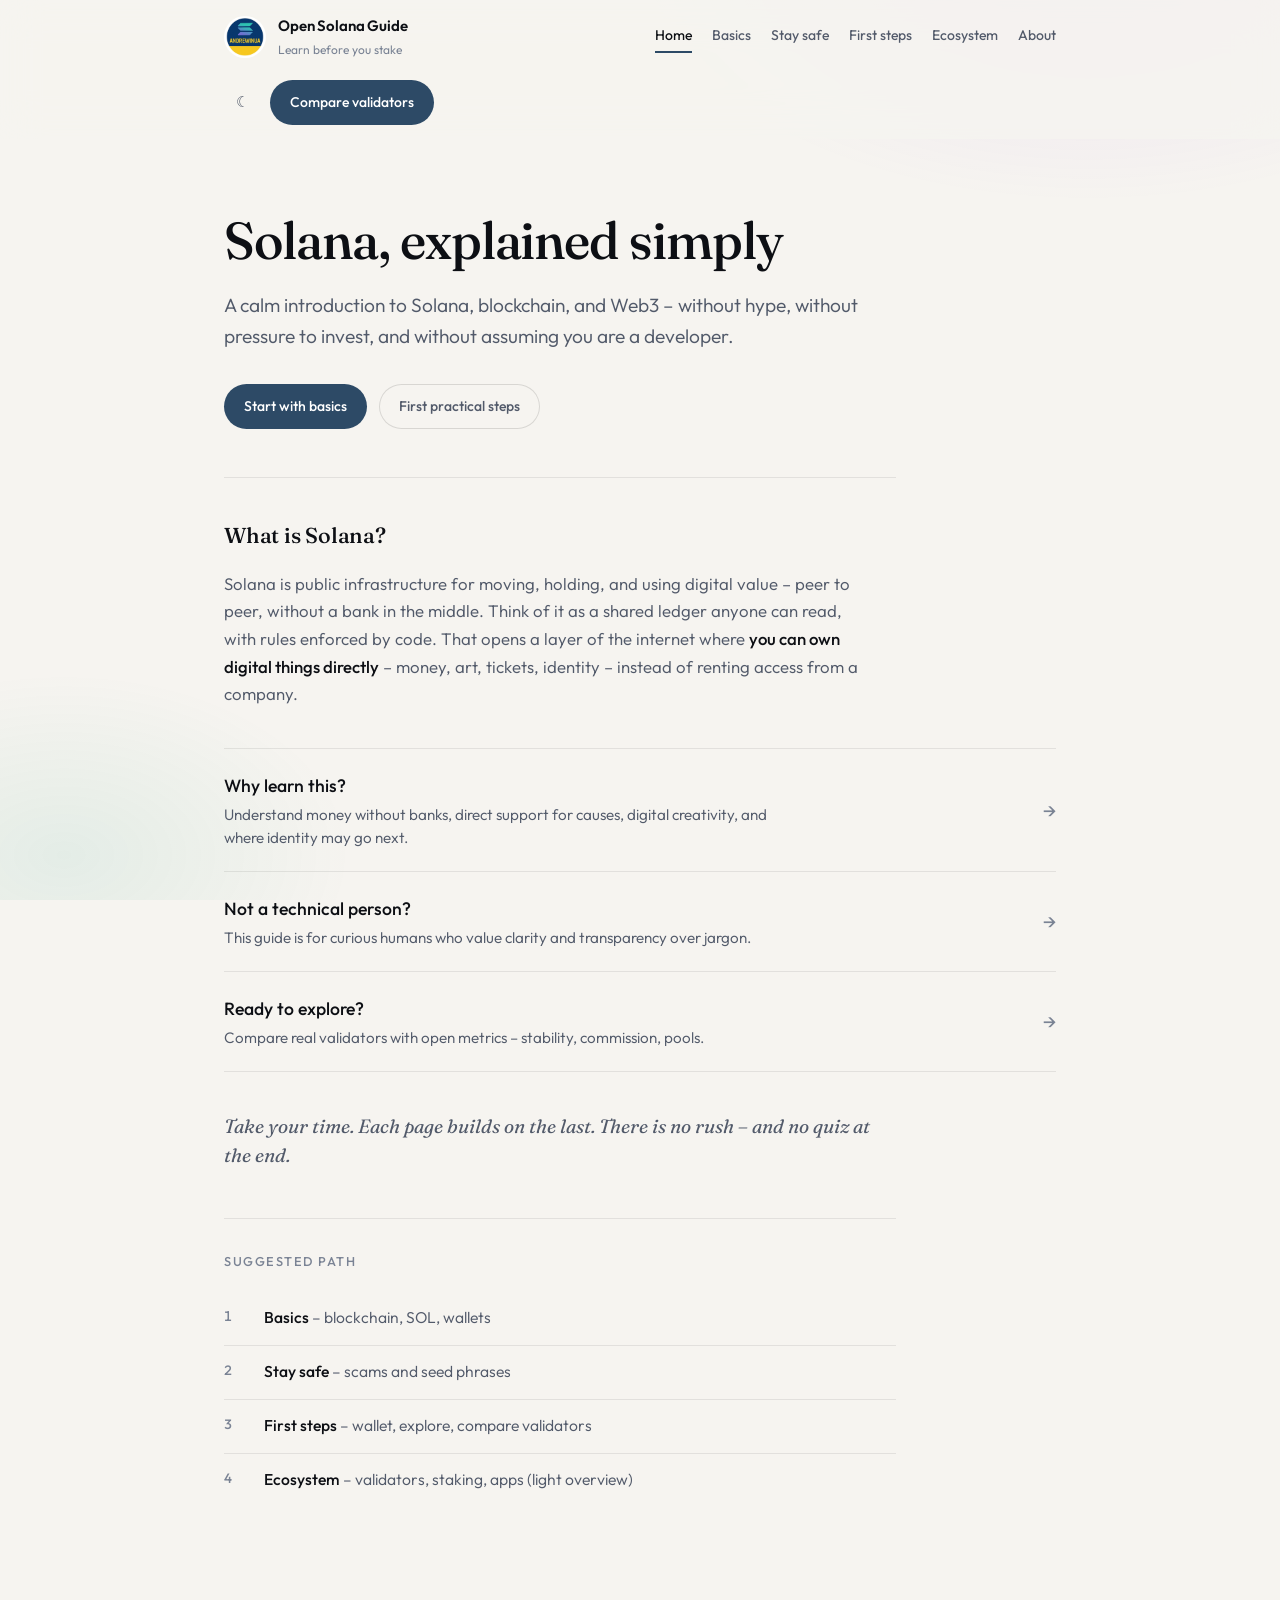
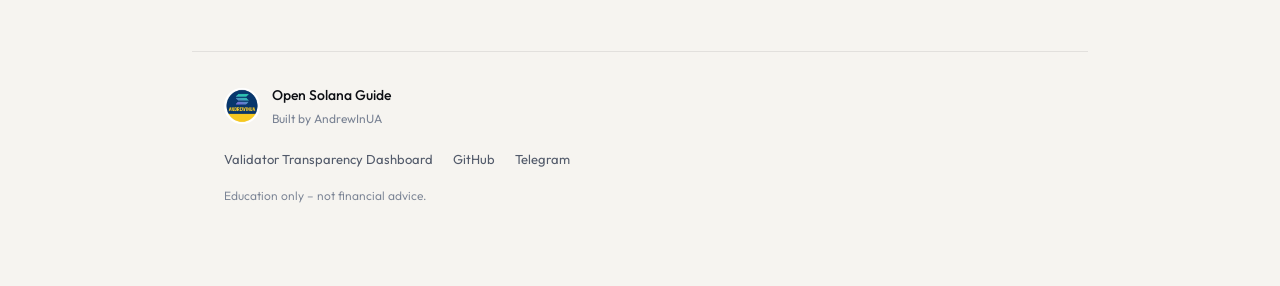
<file: index.html>
<!doctype html>
<html lang="en">
<head>
  <meta charset="utf-8" />
  <meta name="viewport" content="width=device-width, initial-scale=1" />
  <meta name="color-scheme" content="light dark" />
  <meta name="description" content="Open Solana Guide – plain-English introduction to Solana, Web3 basics, staying safe, and your first practical steps before you stake." />
  <title>Open Solana Guide – Solana explained simply</title>
  <link rel="preconnect" href="https://fonts.googleapis.com" />
  <link rel="preconnect" href="https://fonts.gstatic.com" crossorigin />
  <link href="https://fonts.googleapis.com/css2?family=Fraunces:opsz,wght@9..144,400;9..144,500&family=Outfit:wght@350;400;500;600&display=swap" rel="stylesheet" />
  <link rel="stylesheet" href="./styles.css" />
  <link rel="icon" href="./assets/logo.png" type="image/jpeg" />
  <script src="./site.js" defer></script>
</head>
<body>
  <header class="site-header">
    <div class="site-header-inner">
      <div class="brand">
        <a href="https://andrewinua.com/" class="brand-logo-link" target="_blank" rel="noopener noreferrer" aria-label="AndrewInUA validator – andrewinua.com">
          <img src="./assets/logo.png" alt="" class="brand-logo" width="44" height="44" />
        </a>
        <a href="./index.html" class="brand-text-link">
          <span class="brand-text">
            <span class="brand-title">Open Solana Guide</span>
            <span class="brand-tag">Learn before you stake</span>
          </span>
        </a>
      </div>
      <nav class="site-nav" aria-label="Main">
        <a href="./index.html" class="active">Home</a>
        <a href="./basics.html">Basics</a>
        <a href="./stay-safe.html">Stay safe</a>
        <a href="./first-steps.html">First steps</a>
        <a href="./ecosystem.html">Ecosystem</a>
        <a href="./about.html">About</a>
      </nav>
      <div class="header-actions">
        <button type="button" id="theme-toggle" class="theme-btn" aria-label="Toggle theme">☀</button>
        <a class="btn btn-primary" href="https://validator-transparency-dashboard.vercel.app/?from=learn" target="_blank" rel="noopener">Compare validators</a>
      </div>
    </div>
  </header>

  <main class="wrap">
    <section class="hero">
      <h1>Solana, explained simply</h1>
      <p class="hero-lead">
        A calm introduction to Solana, blockchain, and Web3 – without hype, without pressure to invest,
        and without assuming you are a developer.
      </p>
      <div class="path-row">
        <a class="btn btn-primary" href="./basics.html">Start with basics</a>
        <a class="btn btn-ghost" href="./first-steps.html">First practical steps</a>
      </div>
    </section>

    <section class="flow-section">
      <h2>What is Solana?</h2>
      <p>
        Solana is public infrastructure for moving, holding, and using digital value – peer to peer,
        without a bank in the middle. Think of it as a shared ledger anyone can read, with rules enforced by code.
        That opens a layer of the internet where <strong>you can own digital things directly</strong> –
        money, art, tickets, identity – instead of renting access from a company.
      </p>
    </section>

    <ul class="topic-list">
      <li>
        <a href="./basics.html" class="topic-item">
          <span class="topic-title">Why learn this?</span>
          <span class="topic-desc">Understand money without banks, direct support for causes, digital creativity, and where identity may go next.</span>
          <span class="topic-arrow" aria-hidden="true">→</span>
        </a>
      </li>
      <li>
        <a href="./about.html" class="topic-item">
          <span class="topic-title">Not a technical person?</span>
          <span class="topic-desc">This guide is for curious humans who value clarity and transparency over jargon.</span>
          <span class="topic-arrow" aria-hidden="true">→</span>
        </a>
      </li>
      <li>
        <a href="./first-steps.html" class="topic-item">
          <span class="topic-title">Ready to explore?</span>
          <span class="topic-desc">Compare real validators with open metrics – stability, commission, pools.</span>
          <span class="topic-arrow" aria-hidden="true">→</span>
        </a>
      </li>
    </ul>

    <blockquote class="quote-soft">
      Take your time. Each page builds on the last. There is no rush – and no quiz at the end.
    </blockquote>

    <section class="path-flow">
      <h2 class="path-flow-title">Suggested path</h2>
      <ol class="path-steps">
        <li><a href="./basics.html">Basics</a> – blockchain, SOL, wallets</li>
        <li><a href="./stay-safe.html">Stay safe</a> – scams and seed phrases</li>
        <li><a href="./first-steps.html">First steps</a> – wallet, explore, compare validators</li>
        <li><a href="./ecosystem.html">Ecosystem</a> – validators, staking, apps (light overview)</li>
      </ol>
    </section>
  </main>

  <footer class="wrap site-footer">
    <div class="footer-brand">
      <a href="https://andrewinua.com/" class="footer-logo-link" target="_blank" rel="noopener noreferrer" aria-label="AndrewInUA validator – andrewinua.com">
        <img src="./assets/logo.png" alt="" width="36" height="36" />
      </a>
      <div class="footer-brand-text">
        <a href="./index.html" class="footer-title-link"><strong>Open Solana Guide</strong></a>
        <span>Built by AndrewInUA</span>
      </div>
    </div>
    <div class="footer-links">
      <a href="https://validator-transparency-dashboard.vercel.app/?from=learn" target="_blank" rel="noopener">Validator Transparency Dashboard</a>
      <a href="https://github.com/AndrewInUA/open-solana-guide" target="_blank" rel="noopener">GitHub</a>
      <a href="https://t.me/AndrewInUA" target="_blank" rel="noopener">Telegram</a>
    </div>
    <p class="footer-note">Education only – not financial advice.</p>
  </footer>
</body>
</html>
</file>
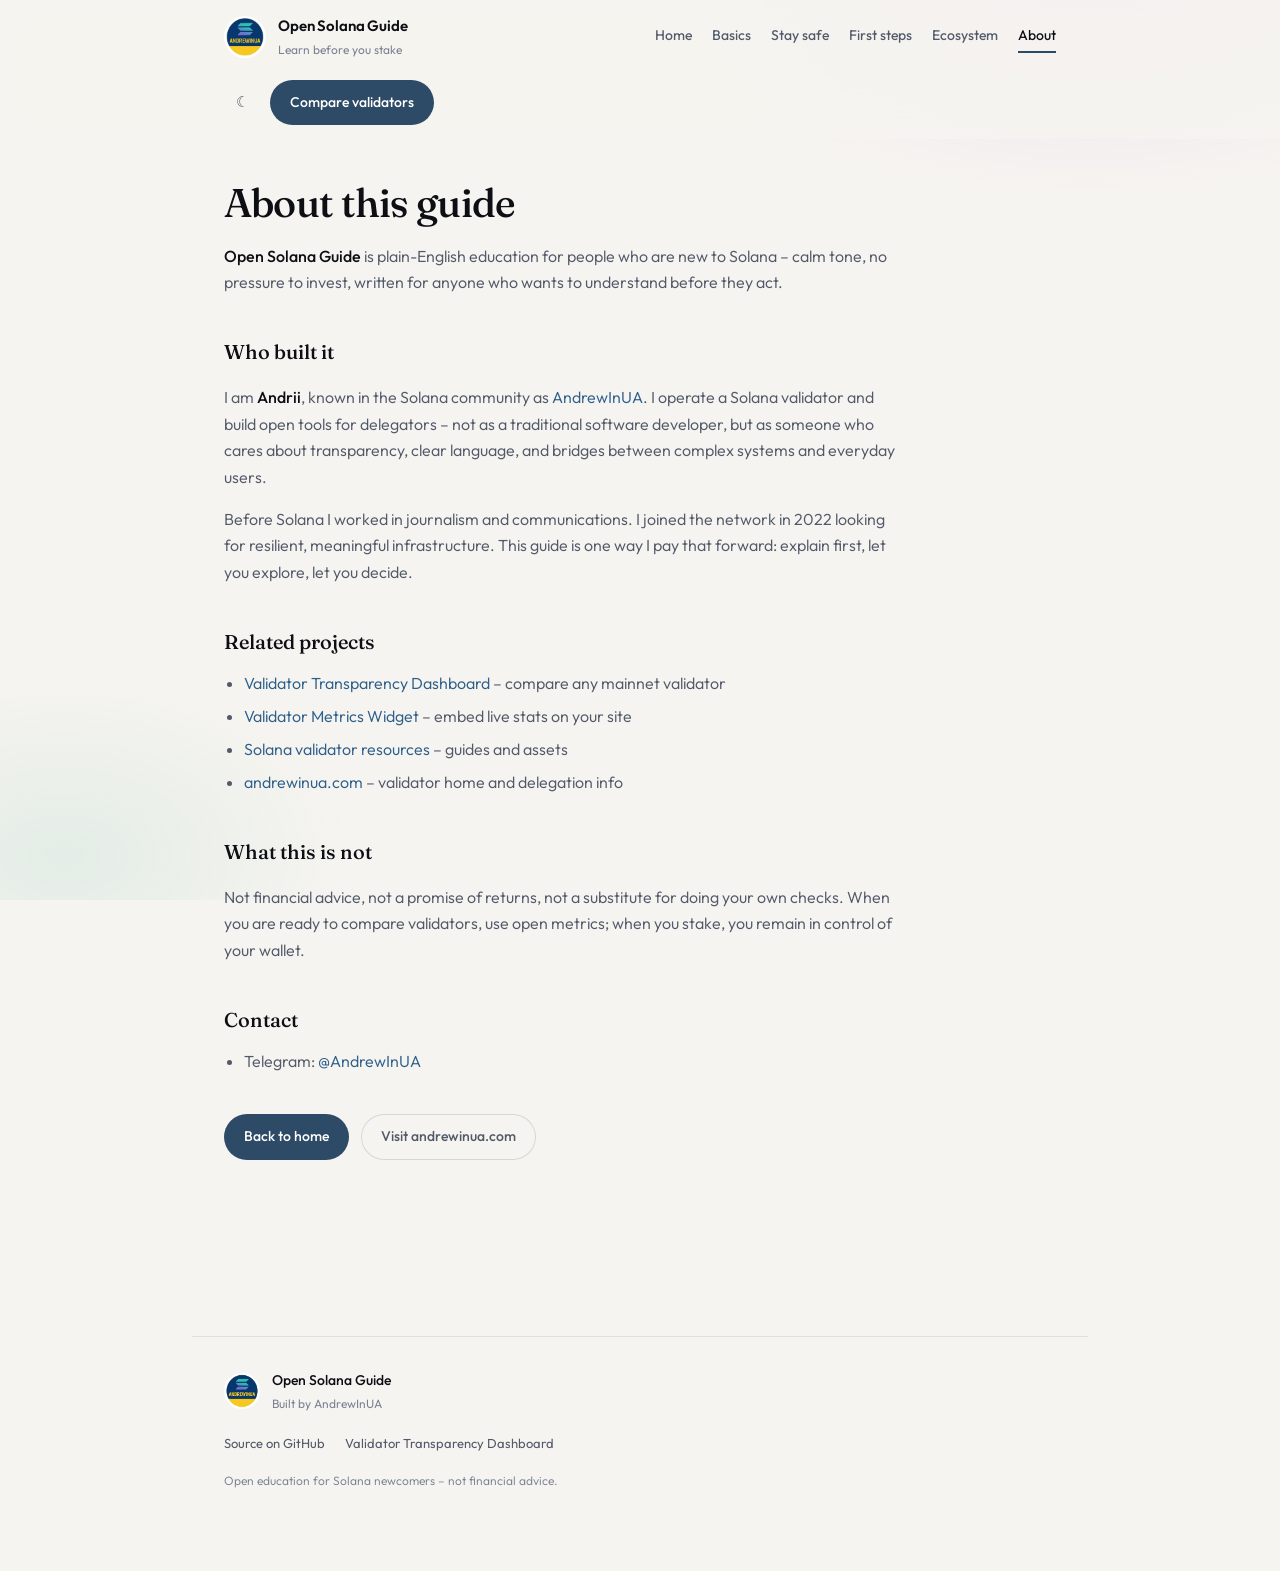
<file: about.html>
<!doctype html>
<html lang="en">
<head>
  <meta charset="utf-8" />
  <meta name="viewport" content="width=device-width, initial-scale=1" />
  <meta name="description" content="About Open Solana Guide and AndrewInUA – builder of transparency tools for Solana delegators." />
  <title>About – Open Solana Guide</title>
  <link rel="preconnect" href="https://fonts.googleapis.com" />
  <link rel="preconnect" href="https://fonts.gstatic.com" crossorigin />
  <link href="https://fonts.googleapis.com/css2?family=Fraunces:opsz,wght@9..144,400;9..144,500&family=Outfit:wght@350;400;500;600&display=swap" rel="stylesheet" />
  <link rel="stylesheet" href="./styles.css" />
  <link rel="icon" href="./assets/logo.png" type="image/jpeg" />
  <script src="./site.js" defer></script>
</head>
<body>
  <header class="site-header">
    <div class="site-header-inner">
      <div class="brand">
        <a href="https://andrewinua.com/" class="brand-logo-link" target="_blank" rel="noopener noreferrer" aria-label="AndrewInUA validator – andrewinua.com">
          <img src="./assets/logo.png" alt="" class="brand-logo" width="44" height="44" />
        </a>
        <a href="./index.html" class="brand-text-link">
          <span class="brand-text">
            <span class="brand-title">Open Solana Guide</span>
            <span class="brand-tag">Learn before you stake</span>
          </span>
        </a>
      </div>
      <nav class="site-nav" aria-label="Main">
        <a href="./index.html">Home</a>
        <a href="./basics.html">Basics</a>
        <a href="./stay-safe.html">Stay safe</a>
        <a href="./first-steps.html">First steps</a>
        <a href="./ecosystem.html">Ecosystem</a>
        <a href="./about.html" class="active">About</a>
      </nav>
      <div class="header-actions">
        <button type="button" id="theme-toggle" class="theme-btn" aria-label="Toggle theme">☀</button>
        <a class="btn btn-primary" href="https://validator-transparency-dashboard.vercel.app/?from=learn" target="_blank" rel="noopener">Compare validators</a>
      </div>
    </div>
  </header>

  <main class="wrap">
    <article class="prose-panel prose">
    <h1>About this guide</h1>
    <p class="prose-lead">
      <strong>Open Solana Guide</strong> is plain-English education for people who are new to Solana –
      calm tone, no pressure to invest, written for anyone who wants to understand before they act.
    </p>

    <h2>Who built it</h2>
    <p>
      I am <strong>Andrii</strong>, known in the Solana community as <a href="https://andrewinua.com/" target="_blank" rel="noopener">AndrewInUA</a>.
      I operate a Solana validator and build open tools for delegators – not as a traditional software developer,
      but as someone who cares about transparency, clear language, and bridges between complex systems and everyday users.
    </p>
    <p>
      Before Solana I worked in journalism and communications. I joined the network in 2022 looking for resilient,
      meaningful infrastructure. This guide is one way I pay that forward: explain first, let you explore, let you decide.
    </p>

    <h2>Related projects</h2>
    <ul>
      <li><a href="https://validator-transparency-dashboard.vercel.app/?from=learn" target="_blank" rel="noopener">Validator Transparency Dashboard</a> – compare any mainnet validator</li>
      <li><a href="https://github.com/AndrewInUA/solana-validator-metrics-html-widget" target="_blank" rel="noopener">Validator Metrics Widget</a> – embed live stats on your site</li>
      <li><a href="https://github.com/AndrewInUA/solana-validator-resources" target="_blank" rel="noopener">Solana validator resources</a> – guides and assets</li>
      <li><a href="https://andrewinua.com/" target="_blank" rel="noopener">andrewinua.com</a> – validator home and delegation info</li>
    </ul>

    <h2>What this is not</h2>
    <p>
      Not financial advice, not a promise of returns, not a substitute for doing your own checks.
      When you are ready to compare validators, use open metrics; when you stake, you remain in control of your wallet.
    </p>

    <h2>Contact</h2>
    <ul>
      <li>Telegram: <a href="https://t.me/AndrewInUA" target="_blank" rel="noopener">@AndrewInUA</a></li>
    </ul>

    <div class="path-row">
      <a class="btn btn-primary" href="./index.html">Back to home</a>
      <a class="btn btn-ghost" href="https://andrewinua.com/" target="_blank" rel="noopener">Visit andrewinua.com</a>
    </div>
    </article>
  </main>

  <footer class="wrap site-footer">
    <div class="footer-brand">
      <a href="https://andrewinua.com/" class="footer-logo-link" target="_blank" rel="noopener noreferrer" aria-label="AndrewInUA validator – andrewinua.com">
        <img src="./assets/logo.png" alt="" width="36" height="36" />
      </a>
      <div class="footer-brand-text">
        <a href="./index.html" class="footer-title-link"><strong>Open Solana Guide</strong></a>
        <span>Built by AndrewInUA</span>
      </div>
    </div>
    <div class="footer-links">
      <a href="https://github.com/AndrewInUA/open-solana-guide" target="_blank" rel="noopener">Source on GitHub</a>
      <a href="https://validator-transparency-dashboard.vercel.app/?from=learn" target="_blank" rel="noopener">Validator Transparency Dashboard</a>
    </div>
    <p class="footer-note">Open education for Solana newcomers – not financial advice.</p>
  </footer>
</body>
</html>
</file>
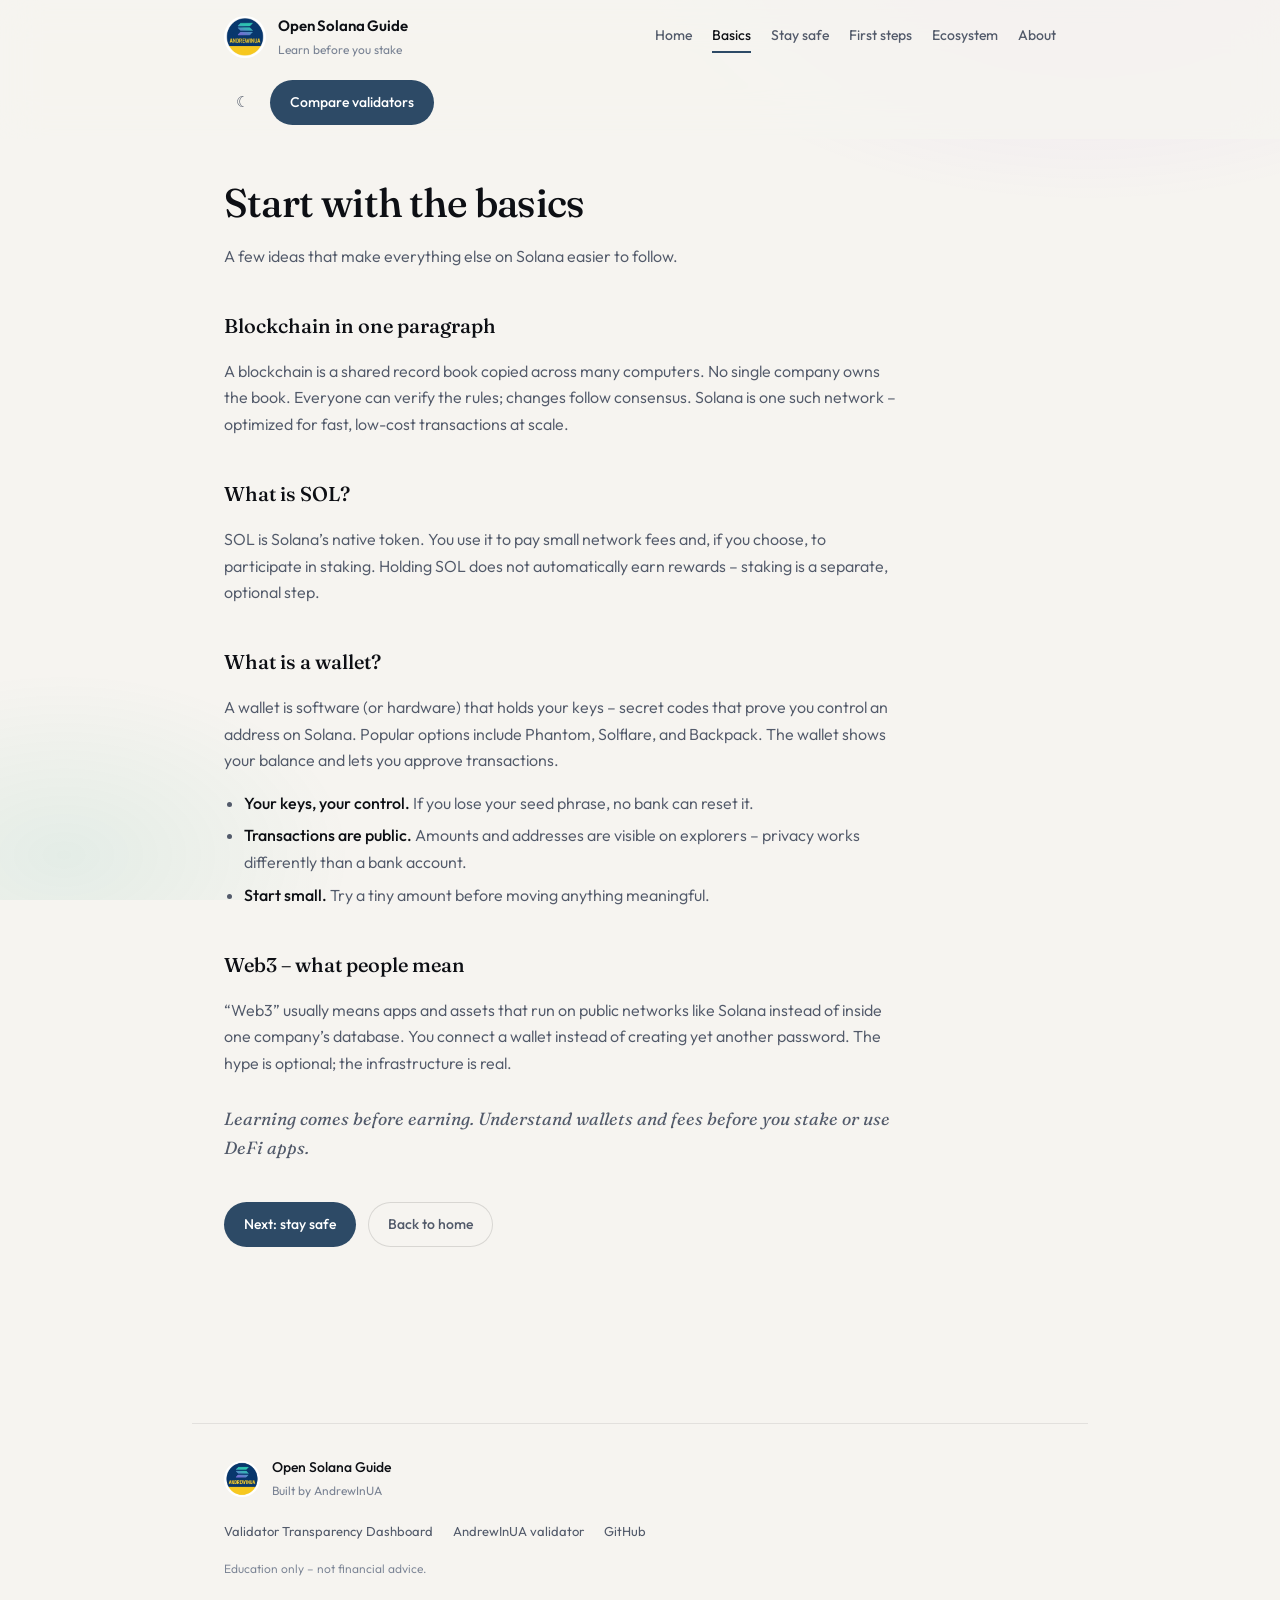
<file: basics.html>
<!doctype html>
<html lang="en">
<head>
  <meta charset="utf-8" />
  <meta name="viewport" content="width=device-width, initial-scale=1" />
  <meta name="description" content="Solana and blockchain basics in plain English – SOL, wallets, and digital ownership." />
  <title>Basics – Open Solana Guide</title>
  <link rel="preconnect" href="https://fonts.googleapis.com" />
  <link rel="preconnect" href="https://fonts.gstatic.com" crossorigin />
  <link href="https://fonts.googleapis.com/css2?family=Fraunces:opsz,wght@9..144,400;9..144,500&family=Outfit:wght@350;400;500;600&display=swap" rel="stylesheet" />
  <link rel="stylesheet" href="./styles.css" />
  <link rel="icon" href="./assets/logo.png" type="image/jpeg" />
  <script src="./site.js" defer></script>
</head>
<body>
  <header class="site-header">
    <div class="site-header-inner">
      <div class="brand">
        <a href="https://andrewinua.com/" class="brand-logo-link" target="_blank" rel="noopener noreferrer" aria-label="AndrewInUA validator – andrewinua.com">
          <img src="./assets/logo.png" alt="" class="brand-logo" width="44" height="44" />
        </a>
        <a href="./index.html" class="brand-text-link">
          <span class="brand-text">
            <span class="brand-title">Open Solana Guide</span>
            <span class="brand-tag">Learn before you stake</span>
          </span>
        </a>
      </div>
      <nav class="site-nav" aria-label="Main">
        <a href="./index.html">Home</a>
        <a href="./basics.html" class="active">Basics</a>
        <a href="./stay-safe.html">Stay safe</a>
        <a href="./first-steps.html">First steps</a>
        <a href="./ecosystem.html">Ecosystem</a>
        <a href="./about.html">About</a>
      </nav>
      <div class="header-actions">
        <button type="button" id="theme-toggle" class="theme-btn" aria-label="Toggle theme">☀</button>
        <a class="btn btn-primary" href="https://validator-transparency-dashboard.vercel.app/?from=learn" target="_blank" rel="noopener">Compare validators</a>
      </div>
    </div>
  </header>

  <main class="wrap">
    <article class="prose-panel prose">
    <h1>Start with the basics</h1>
    <p class="prose-lead">A few ideas that make everything else on Solana easier to follow.</p>

    <h2>Blockchain in one paragraph</h2>
    <p>
      A blockchain is a shared record book copied across many computers. No single company owns the book.
      Everyone can verify the rules; changes follow consensus. Solana is one such network – optimized for
      fast, low-cost transactions at scale.
    </p>

    <h2>What is SOL?</h2>
    <p>
      SOL is Solana’s native token. You use it to pay small network fees and, if you choose, to participate
      in staking. Holding SOL does not automatically earn rewards – staking is a separate, optional step.
    </p>

    <h2>What is a wallet?</h2>
    <p>
      A wallet is software (or hardware) that holds your keys – secret codes that prove you control an address on Solana.
      Popular options include Phantom, Solflare, and Backpack. The wallet shows your balance and lets you approve transactions.
    </p>
    <ul>
      <li><strong style="color:var(--heading)">Your keys, your control.</strong> If you lose your seed phrase, no bank can reset it.</li>
      <li><strong style="color:var(--heading)">Transactions are public.</strong> Amounts and addresses are visible on explorers – privacy works differently than a bank account.</li>
      <li><strong style="color:var(--heading)">Start small.</strong> Try a tiny amount before moving anything meaningful.</li>
    </ul>

    <h2>Web3 – what people mean</h2>
    <p>
      “Web3” usually means apps and assets that run on public networks like Solana instead of inside one company’s database.
      You connect a wallet instead of creating yet another password. The hype is optional; the infrastructure is real.
    </p>

    <blockquote>
      Learning comes before earning. Understand wallets and fees before you stake or use DeFi apps.
    </blockquote>

    <div class="path-row">
      <a class="btn btn-primary" href="./stay-safe.html">Next: stay safe</a>
      <a class="btn btn-ghost" href="./index.html">Back to home</a>
    </div>
    </article>
  </main>

  <footer class="wrap site-footer">
    <div class="footer-brand">
      <a href="https://andrewinua.com/" class="footer-logo-link" target="_blank" rel="noopener noreferrer" aria-label="AndrewInUA validator – andrewinua.com">
        <img src="./assets/logo.png" alt="" width="36" height="36" />
      </a>
      <div class="footer-brand-text">
        <a href="./index.html" class="footer-title-link"><strong>Open Solana Guide</strong></a>
        <span>Built by AndrewInUA</span>
      </div>
    </div>
    <div class="footer-links">
      <a href="https://validator-transparency-dashboard.vercel.app/?from=learn" target="_blank" rel="noopener">Validator Transparency Dashboard</a>
      <a href="https://andrewinua.com/" target="_blank" rel="noopener">AndrewInUA validator</a>
      <a href="https://github.com/AndrewInUA/open-solana-guide" target="_blank" rel="noopener">GitHub</a>
    </div>
    <p class="footer-note">Education only – not financial advice.</p>
  </footer>
</body>
</html>
</file>
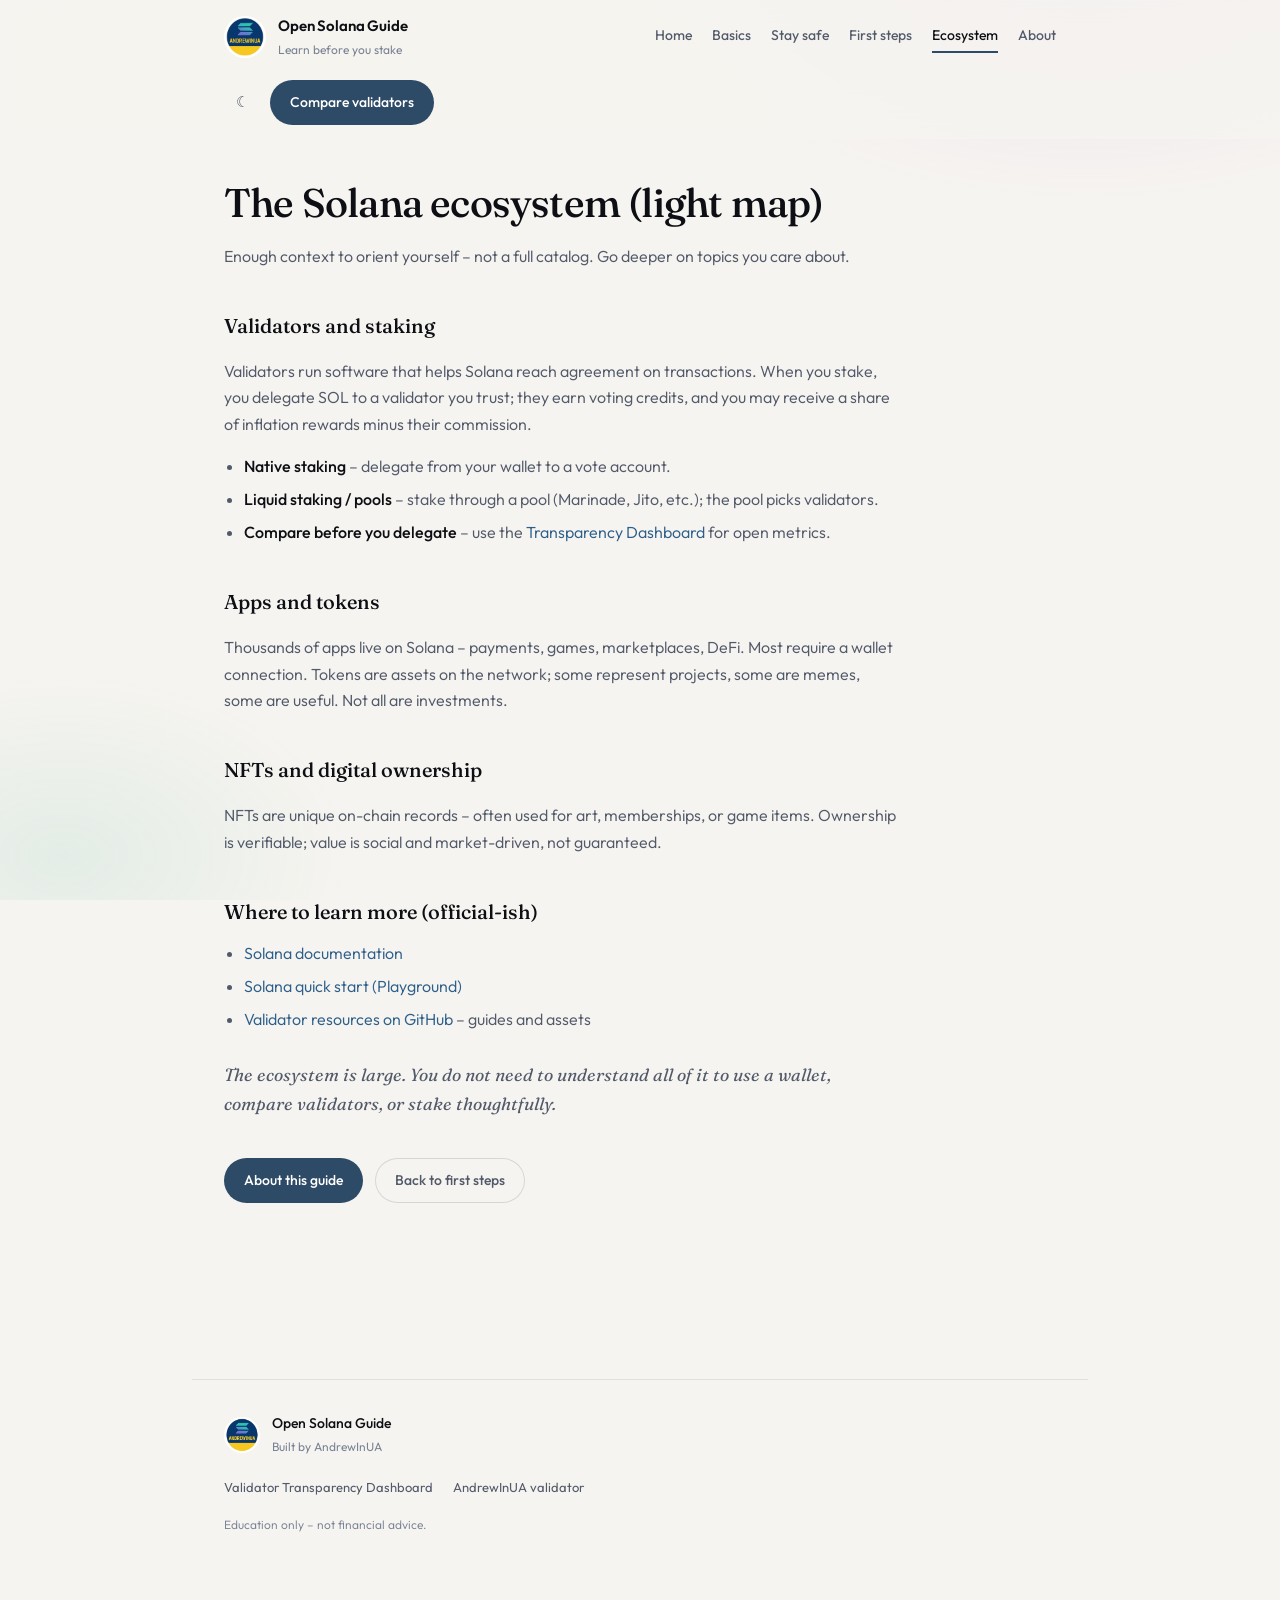
<file: ecosystem.html>
<!doctype html>
<html lang="en">
<head>
  <meta charset="utf-8" />
  <meta name="viewport" content="width=device-width, initial-scale=1" />
  <meta name="description" content="Light overview of the Solana ecosystem – validators, staking, apps, and where to learn more." />
  <title>Ecosystem – Open Solana Guide</title>
  <link rel="preconnect" href="https://fonts.googleapis.com" />
  <link rel="preconnect" href="https://fonts.gstatic.com" crossorigin />
  <link href="https://fonts.googleapis.com/css2?family=Fraunces:opsz,wght@9..144,400;9..144,500&family=Outfit:wght@350;400;500;600&display=swap" rel="stylesheet" />
  <link rel="stylesheet" href="./styles.css" />
  <link rel="icon" href="./assets/logo.png" type="image/jpeg" />
  <script src="./site.js" defer></script>
</head>
<body>
  <header class="site-header">
    <div class="site-header-inner">
      <div class="brand">
        <a href="https://andrewinua.com/" class="brand-logo-link" target="_blank" rel="noopener noreferrer" aria-label="AndrewInUA validator – andrewinua.com">
          <img src="./assets/logo.png" alt="" class="brand-logo" width="44" height="44" />
        </a>
        <a href="./index.html" class="brand-text-link">
          <span class="brand-text">
            <span class="brand-title">Open Solana Guide</span>
            <span class="brand-tag">Learn before you stake</span>
          </span>
        </a>
      </div>
      <nav class="site-nav" aria-label="Main">
        <a href="./index.html">Home</a>
        <a href="./basics.html">Basics</a>
        <a href="./stay-safe.html">Stay safe</a>
        <a href="./first-steps.html">First steps</a>
        <a href="./ecosystem.html" class="active">Ecosystem</a>
        <a href="./about.html">About</a>
      </nav>
      <div class="header-actions">
        <button type="button" id="theme-toggle" class="theme-btn" aria-label="Toggle theme">☀</button>
        <a class="btn btn-primary" href="https://validator-transparency-dashboard.vercel.app/?from=learn" target="_blank" rel="noopener">Compare validators</a>
      </div>
    </div>
  </header>

  <main class="wrap">
    <article class="prose-panel prose">
    <h1>The Solana ecosystem (light map)</h1>
    <p class="prose-lead">Enough context to orient yourself – not a full catalog. Go deeper on topics you care about.</p>

    <h2>Validators and staking</h2>
    <p>
      Validators run software that helps Solana reach agreement on transactions. When you stake, you delegate SOL to a validator
      you trust; they earn voting credits, and you may receive a share of inflation rewards minus their commission.
    </p>
    <ul>
      <li><strong style="color:var(--heading)">Native staking</strong> – delegate from your wallet to a vote account.</li>
      <li><strong style="color:var(--heading)">Liquid staking / pools</strong> – stake through a pool (Marinade, Jito, etc.); the pool picks validators.</li>
      <li><strong style="color:var(--heading)">Compare before you delegate</strong> – use the <a href="https://validator-transparency-dashboard.vercel.app/?from=learn" target="_blank" rel="noopener">Transparency Dashboard</a> for open metrics.</li>
    </ul>

    <h2>Apps and tokens</h2>
    <p>
      Thousands of apps live on Solana – payments, games, marketplaces, DeFi. Most require a wallet connection.
      Tokens are assets on the network; some represent projects, some are memes, some are useful. Not all are investments.
    </p>

    <h2>NFTs and digital ownership</h2>
    <p>
      NFTs are unique on-chain records – often used for art, memberships, or game items. Ownership is verifiable;
      value is social and market-driven, not guaranteed.
    </p>

    <h2>Where to learn more (official-ish)</h2>
    <ul>
      <li><a href="https://solana.com/docs" target="_blank" rel="noopener">Solana documentation</a></li>
      <li><a href="https://solana.com/docs/intro/quick-start" target="_blank" rel="noopener">Solana quick start (Playground)</a></li>
      <li><a href="https://github.com/AndrewInUA/solana-validator-resources" target="_blank" rel="noopener">Validator resources on GitHub</a> – guides and assets</li>
    </ul>

    <blockquote>
      The ecosystem is large. You do not need to understand all of it to use a wallet, compare validators, or stake thoughtfully.
    </blockquote>

    <div class="path-row">
      <a class="btn btn-primary" href="./about.html">About this guide</a>
      <a class="btn btn-ghost" href="./first-steps.html">Back to first steps</a>
    </div>
    </article>
  </main>

  <footer class="wrap site-footer">
    <div class="footer-brand">
      <a href="https://andrewinua.com/" class="footer-logo-link" target="_blank" rel="noopener noreferrer" aria-label="AndrewInUA validator – andrewinua.com">
        <img src="./assets/logo.png" alt="" width="36" height="36" />
      </a>
      <div class="footer-brand-text">
        <a href="./index.html" class="footer-title-link"><strong>Open Solana Guide</strong></a>
        <span>Built by AndrewInUA</span>
      </div>
    </div>
    <div class="footer-links">
      <a href="https://validator-transparency-dashboard.vercel.app/?from=learn" target="_blank" rel="noopener">Validator Transparency Dashboard</a>
      <a href="https://andrewinua.com/" target="_blank" rel="noopener">AndrewInUA validator</a>
    </div>
    <p class="footer-note">Education only – not financial advice.</p>
  </footer>
</body>
</html>
</file>
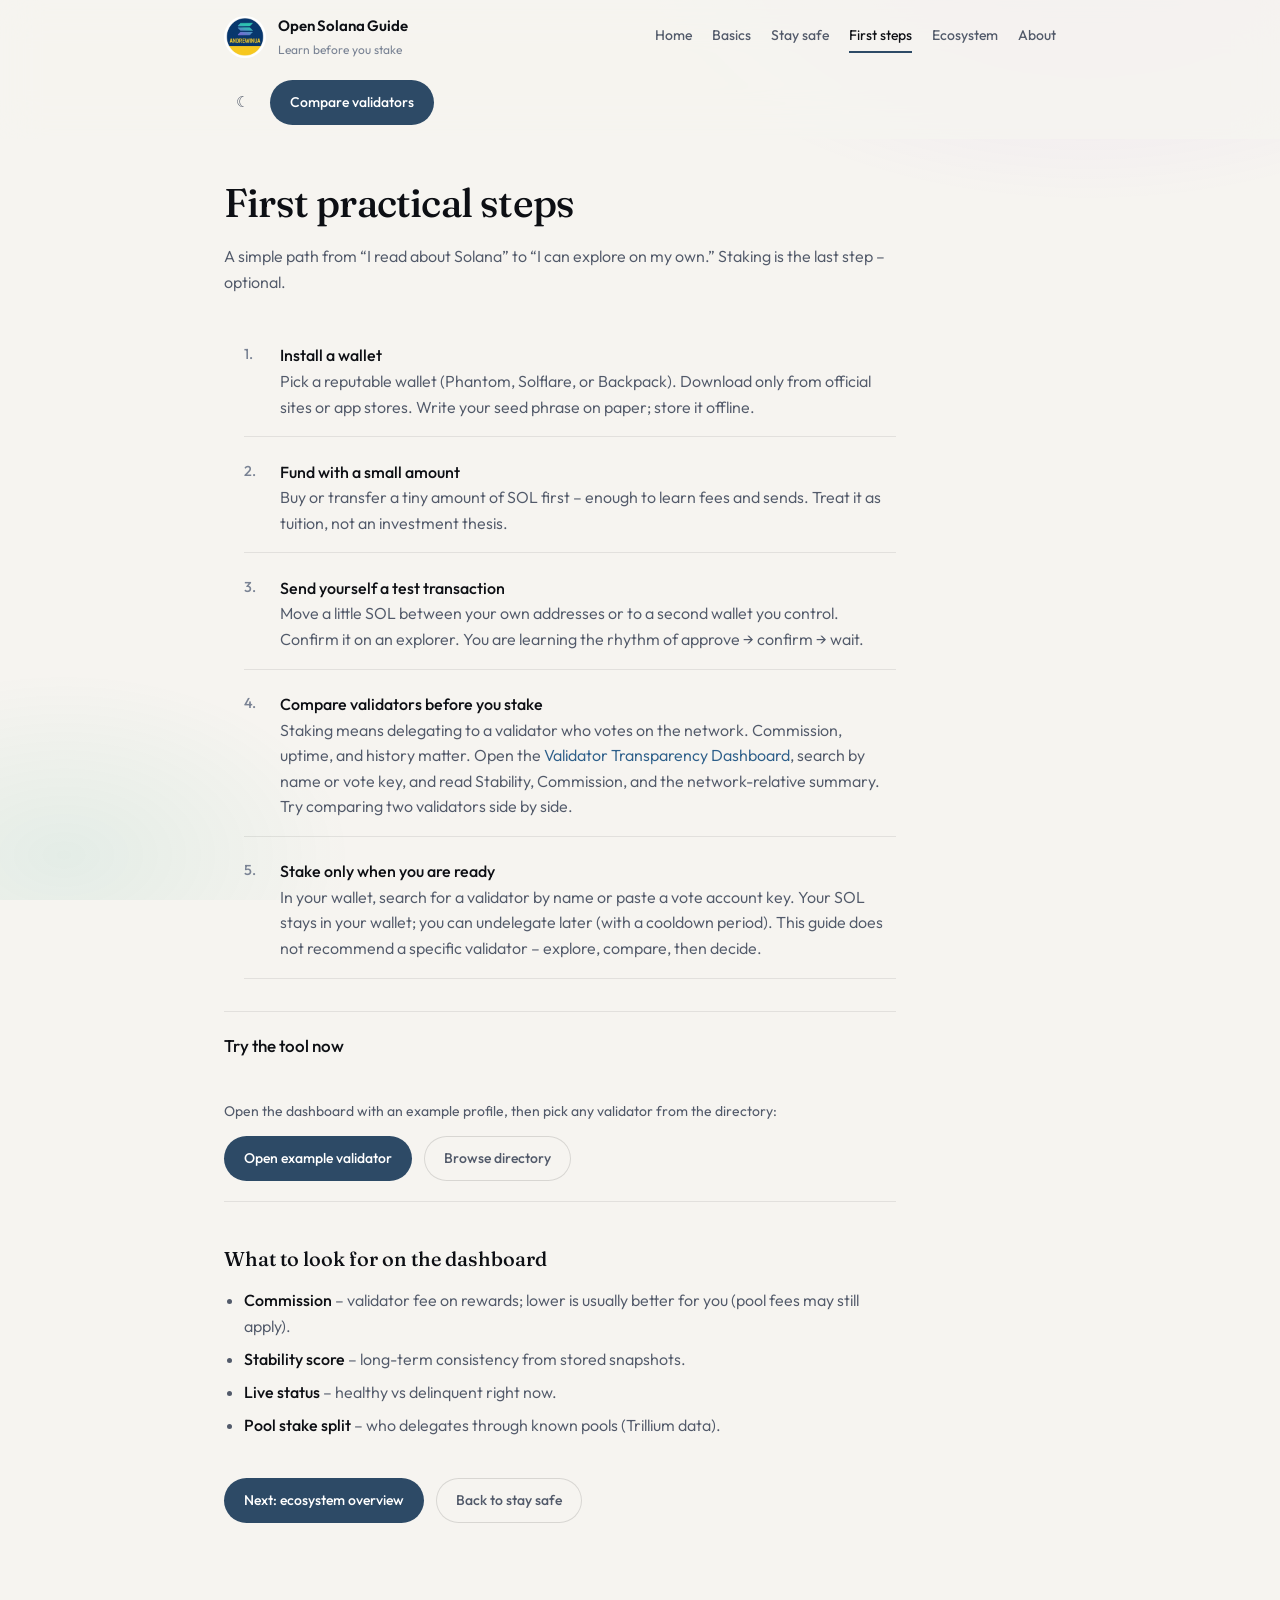
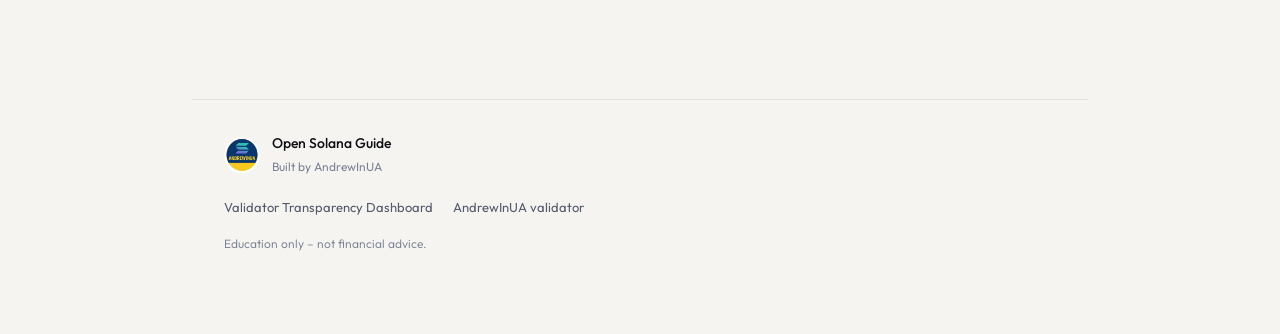
<file: first-steps.html>
<!doctype html>
<html lang="en">
<head>
  <meta charset="utf-8" />
  <meta name="viewport" content="width=device-width, initial-scale=1" />
  <meta name="description" content="Your first practical steps on Solana – wallet, explore, compare validators, optional staking." />
  <title>First steps – Open Solana Guide</title>
  <link rel="preconnect" href="https://fonts.googleapis.com" />
  <link rel="preconnect" href="https://fonts.gstatic.com" crossorigin />
  <link href="https://fonts.googleapis.com/css2?family=Fraunces:opsz,wght@9..144,400;9..144,500&family=Outfit:wght@350;400;500;600&display=swap" rel="stylesheet" />
  <link rel="stylesheet" href="./styles.css" />
  <link rel="icon" href="./assets/logo.png" type="image/jpeg" />
  <script src="./site.js" defer></script>
</head>
<body>
  <header class="site-header">
    <div class="site-header-inner">
      <div class="brand">
        <a href="https://andrewinua.com/" class="brand-logo-link" target="_blank" rel="noopener noreferrer" aria-label="AndrewInUA validator – andrewinua.com">
          <img src="./assets/logo.png" alt="" class="brand-logo" width="44" height="44" />
        </a>
        <a href="./index.html" class="brand-text-link">
          <span class="brand-text">
            <span class="brand-title">Open Solana Guide</span>
            <span class="brand-tag">Learn before you stake</span>
          </span>
        </a>
      </div>
      <nav class="site-nav" aria-label="Main">
        <a href="./index.html">Home</a>
        <a href="./basics.html">Basics</a>
        <a href="./stay-safe.html">Stay safe</a>
        <a href="./first-steps.html" class="active">First steps</a>
        <a href="./ecosystem.html">Ecosystem</a>
        <a href="./about.html">About</a>
      </nav>
      <div class="header-actions">
        <button type="button" id="theme-toggle" class="theme-btn" aria-label="Toggle theme">☀</button>
        <a class="btn btn-primary" href="https://validator-transparency-dashboard.vercel.app/?from=learn" target="_blank" rel="noopener">Compare validators</a>
      </div>
    </div>
  </header>

  <main class="wrap">
    <article class="prose-panel prose">
    <h1>First practical steps</h1>
    <p class="prose-lead">A simple path from “I read about Solana” to “I can explore on my own.” Staking is the last step – optional.</p>

    <ol class="step-list">
      <li>
        <strong style="color:var(--heading)">Install a wallet</strong><br />
        Pick a reputable wallet (Phantom, Solflare, or Backpack). Download only from official sites or app stores.
        Write your seed phrase on paper; store it offline.
      </li>
      <li>
        <strong style="color:var(--heading)">Fund with a small amount</strong><br />
        Buy or transfer a tiny amount of SOL first – enough to learn fees and sends. Treat it as tuition, not an investment thesis.
      </li>
      <li>
        <strong style="color:var(--heading)">Send yourself a test transaction</strong><br />
        Move a little SOL between your own addresses or to a second wallet you control. Confirm it on an explorer. You are learning the rhythm of approve → confirm → wait.
      </li>
      <li>
        <strong style="color:var(--heading)">Compare validators before you stake</strong><br />
        Staking means delegating to a validator who votes on the network. Commission, uptime, and history matter.
        Open the <a href="https://validator-transparency-dashboard.vercel.app/index.html?from=learn#directory-section" target="_blank" rel="noopener">Validator Transparency Dashboard</a>,
        search by name or vote key, and read Stability, Commission, and the network-relative summary.
        Try comparing two validators side by side.
      </li>
      <li>
        <strong style="color:var(--heading)">Stake only when you are ready</strong><br />
        In your wallet, search for a validator by name or paste a vote account key.
        Your SOL stays in your wallet; you can undelegate later (with a cooldown period).
        This guide does not recommend a specific validator – explore, compare, then decide.
      </li>
    </ol>

    <div class="callout">
      <strong>Try the tool now</strong><br />
      <span style="color:var(--text2);font-size:14px">
        Open the dashboard with an example profile, then pick any validator from the directory:
      </span>
      <div class="path-row" style="margin-top:12px">
        <a class="btn btn-primary" href="https://validator-transparency-dashboard.vercel.app/?vote=3QPGLackJy5LKctYYoPGmA4P8ncyE197jdxr1zP2ho8K&from=learn" target="_blank" rel="noopener">Open example validator</a>
        <a class="btn btn-ghost" href="https://validator-transparency-dashboard.vercel.app/index.html#directory-section" target="_blank" rel="noopener">Browse directory</a>
      </div>
    </div>

    <h2>What to look for on the dashboard</h2>
    <ul>
      <li><strong style="color:var(--heading)">Commission</strong> – validator fee on rewards; lower is usually better for you (pool fees may still apply).</li>
      <li><strong style="color:var(--heading)">Stability score</strong> – long-term consistency from stored snapshots.</li>
      <li><strong style="color:var(--heading)">Live status</strong> – healthy vs delinquent right now.</li>
      <li><strong style="color:var(--heading)">Pool stake split</strong> – who delegates through known pools (Trillium data).</li>
    </ul>

    <div class="path-row">
      <a class="btn btn-primary" href="./ecosystem.html">Next: ecosystem overview</a>
      <a class="btn btn-ghost" href="./stay-safe.html">Back to stay safe</a>
    </div>
    </article>
  </main>

  <footer class="wrap site-footer">
    <div class="footer-brand">
      <a href="https://andrewinua.com/" class="footer-logo-link" target="_blank" rel="noopener noreferrer" aria-label="AndrewInUA validator – andrewinua.com">
        <img src="./assets/logo.png" alt="" width="36" height="36" />
      </a>
      <div class="footer-brand-text">
        <a href="./index.html" class="footer-title-link"><strong>Open Solana Guide</strong></a>
        <span>Built by AndrewInUA</span>
      </div>
    </div>
    <div class="footer-links">
      <a href="https://validator-transparency-dashboard.vercel.app/?from=learn" target="_blank" rel="noopener">Validator Transparency Dashboard</a>
      <a href="https://andrewinua.com/" target="_blank" rel="noopener">AndrewInUA validator</a>
    </div>
    <p class="footer-note">Education only – not financial advice.</p>
  </footer>
</body>
</html>
</file>
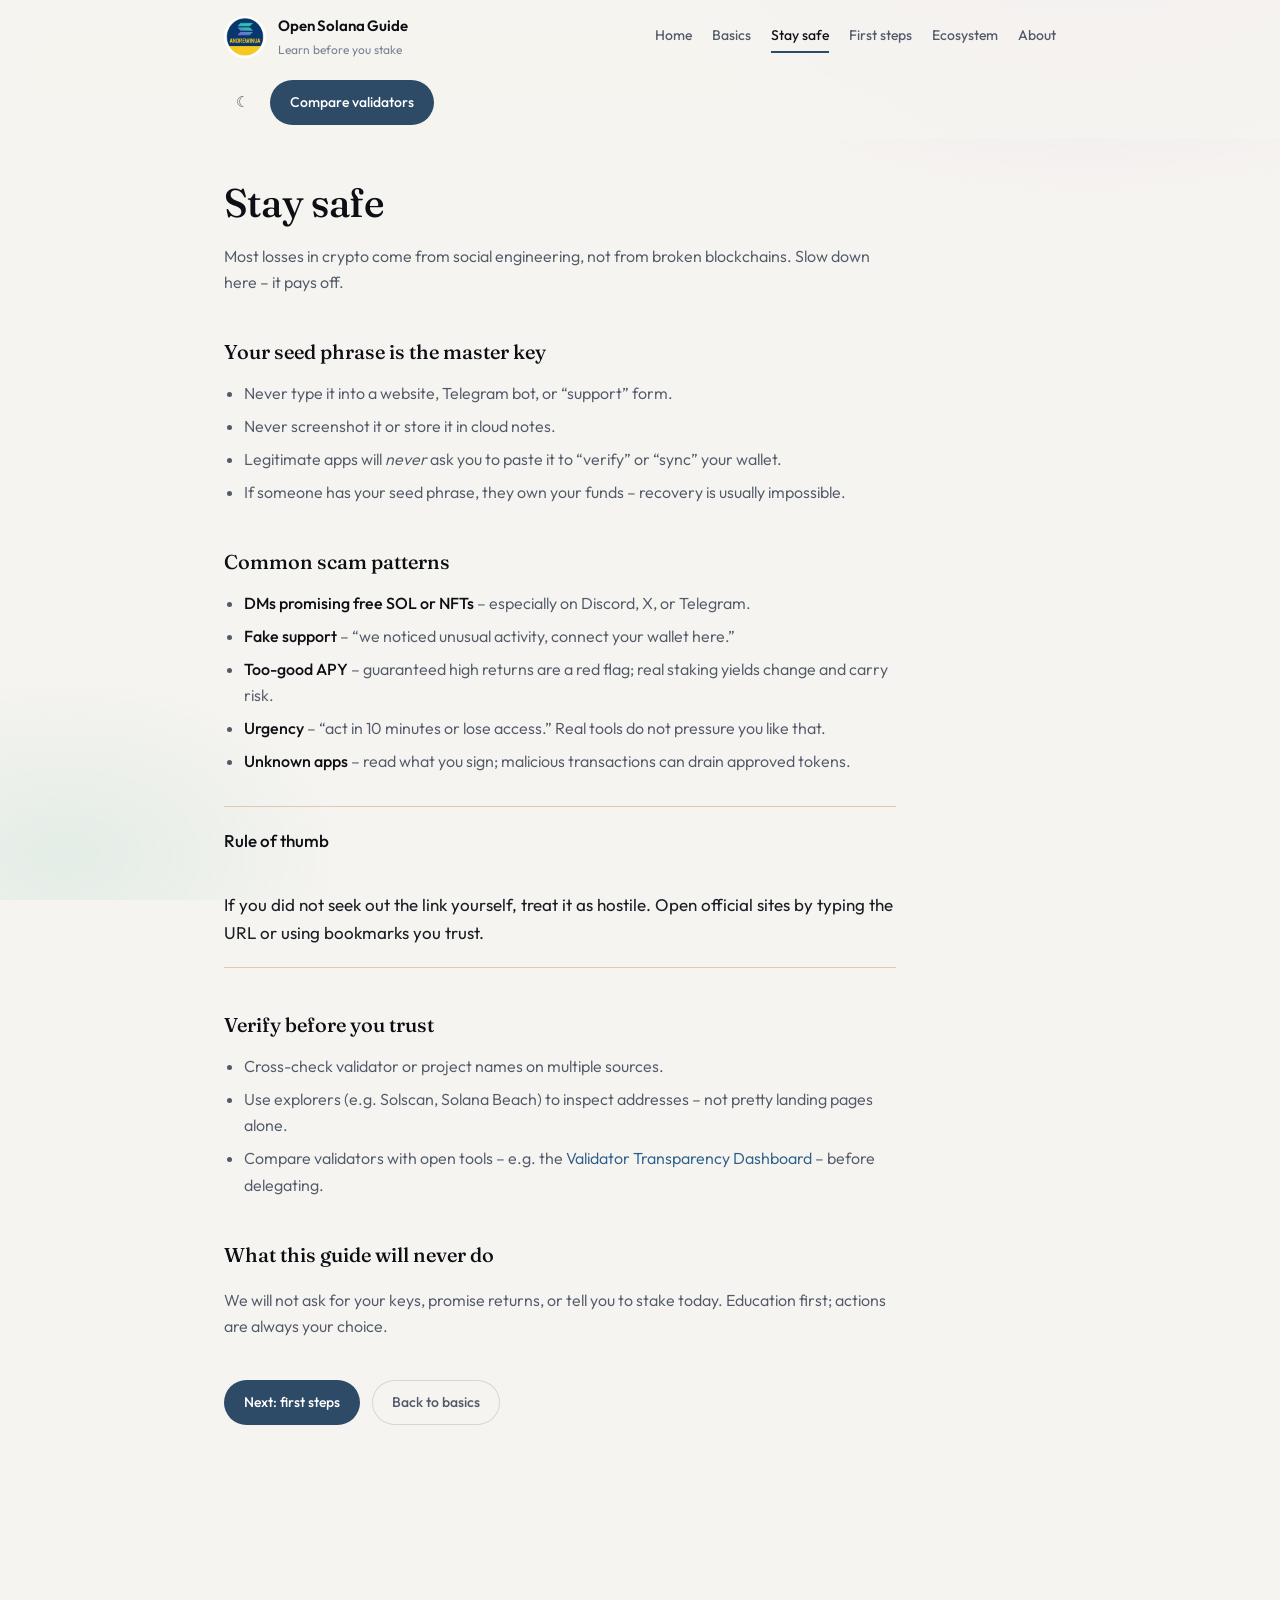
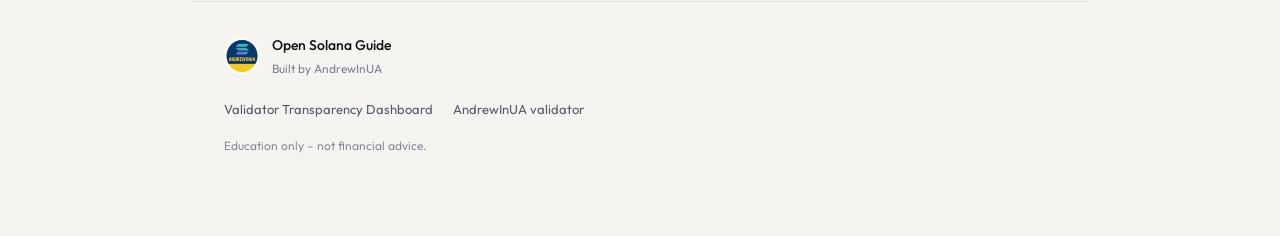
<file: stay-safe.html>
<!doctype html>
<html lang="en">
<head>
  <meta charset="utf-8" />
  <meta name="viewport" content="width=device-width, initial-scale=1" />
  <meta name="description" content="How to stay safe on Solana – seed phrases, scams, and realistic expectations." />
  <title>Stay safe – Open Solana Guide</title>
  <link rel="preconnect" href="https://fonts.googleapis.com" />
  <link rel="preconnect" href="https://fonts.gstatic.com" crossorigin />
  <link href="https://fonts.googleapis.com/css2?family=Fraunces:opsz,wght@9..144,400;9..144,500&family=Outfit:wght@350;400;500;600&display=swap" rel="stylesheet" />
  <link rel="stylesheet" href="./styles.css" />
  <link rel="icon" href="./assets/logo.png" type="image/jpeg" />
  <script src="./site.js" defer></script>
</head>
<body>
  <header class="site-header">
    <div class="site-header-inner">
      <div class="brand">
        <a href="https://andrewinua.com/" class="brand-logo-link" target="_blank" rel="noopener noreferrer" aria-label="AndrewInUA validator – andrewinua.com">
          <img src="./assets/logo.png" alt="" class="brand-logo" width="44" height="44" />
        </a>
        <a href="./index.html" class="brand-text-link">
          <span class="brand-text">
            <span class="brand-title">Open Solana Guide</span>
            <span class="brand-tag">Learn before you stake</span>
          </span>
        </a>
      </div>
      <nav class="site-nav" aria-label="Main">
        <a href="./index.html">Home</a>
        <a href="./basics.html">Basics</a>
        <a href="./stay-safe.html" class="active">Stay safe</a>
        <a href="./first-steps.html">First steps</a>
        <a href="./ecosystem.html">Ecosystem</a>
        <a href="./about.html">About</a>
      </nav>
      <div class="header-actions">
        <button type="button" id="theme-toggle" class="theme-btn" aria-label="Toggle theme">☀</button>
        <a class="btn btn-primary" href="https://validator-transparency-dashboard.vercel.app/?from=learn" target="_blank" rel="noopener">Compare validators</a>
      </div>
    </div>
  </header>

  <main class="wrap">
    <article class="prose-panel prose">
    <h1>Stay safe</h1>
    <p class="prose-lead">Most losses in crypto come from social engineering, not from broken blockchains. Slow down here – it pays off.</p>

    <h2>Your seed phrase is the master key</h2>
    <ul>
      <li>Never type it into a website, Telegram bot, or “support” form.</li>
      <li>Never screenshot it or store it in cloud notes.</li>
      <li>Legitimate apps will <em>never</em> ask you to paste it to “verify” or “sync” your wallet.</li>
      <li>If someone has your seed phrase, they own your funds – recovery is usually impossible.</li>
    </ul>

    <h2>Common scam patterns</h2>
    <ul>
      <li><strong style="color:var(--heading)">DMs promising free SOL or NFTs</strong> – especially on Discord, X, or Telegram.</li>
      <li><strong style="color:var(--heading)">Fake support</strong> – “we noticed unusual activity, connect your wallet here.”</li>
      <li><strong style="color:var(--heading)">Too-good APY</strong> – guaranteed high returns are a red flag; real staking yields change and carry risk.</li>
      <li><strong style="color:var(--heading)">Urgency</strong> – “act in 10 minutes or lose access.” Real tools do not pressure you like that.</li>
      <li><strong style="color:var(--heading)">Unknown apps</strong> – read what you sign; malicious transactions can drain approved tokens.</li>
    </ul>

    <div class="callout callout-warn">
      <strong>Rule of thumb</strong><br />
      If you did not seek out the link yourself, treat it as hostile. Open official sites by typing the URL or using bookmarks you trust.
    </div>

    <h2>Verify before you trust</h2>
    <ul>
      <li>Cross-check validator or project names on multiple sources.</li>
      <li>Use explorers (e.g. Solscan, Solana Beach) to inspect addresses – not pretty landing pages alone.</li>
      <li>Compare validators with open tools – e.g. the <a href="https://validator-transparency-dashboard.vercel.app/?from=learn" target="_blank" rel="noopener">Validator Transparency Dashboard</a> – before delegating.</li>
    </ul>

    <h2>What this guide will never do</h2>
    <p>
      We will not ask for your keys, promise returns, or tell you to stake today.
      Education first; actions are always your choice.
    </p>

    <div class="path-row">
      <a class="btn btn-primary" href="./first-steps.html">Next: first steps</a>
      <a class="btn btn-ghost" href="./basics.html">Back to basics</a>
    </div>
    </article>
  </main>

  <footer class="wrap site-footer">
    <div class="footer-brand">
      <a href="https://andrewinua.com/" class="footer-logo-link" target="_blank" rel="noopener noreferrer" aria-label="AndrewInUA validator – andrewinua.com">
        <img src="./assets/logo.png" alt="" width="36" height="36" />
      </a>
      <div class="footer-brand-text">
        <a href="./index.html" class="footer-title-link"><strong>Open Solana Guide</strong></a>
        <span>Built by AndrewInUA</span>
      </div>
    </div>
    <div class="footer-links">
      <a href="https://validator-transparency-dashboard.vercel.app/?from=learn" target="_blank" rel="noopener">Validator Transparency Dashboard</a>
      <a href="https://andrewinua.com/" target="_blank" rel="noopener">AndrewInUA validator</a>
    </div>
    <p class="footer-note">Education only – not financial advice.</p>
  </footer>
</body>
</html>
</file>
<file: styles.css>
:root {
  --bg: #08090d;
  --text: #e2e6ef;
  --text2: #9ca6b8;
  --text3: #6d778a;
  --heading: #f8f9fc;
  --link: #7eb3dc;
  --link-hover: #a5cceb;
  --accent: #6b9fc4;
  --accent-fg: #0a0c10;
  --line: rgba(255, 255, 255, 0.08);
  --line-strong: rgba(255, 255, 255, 0.14);
  --glow-purple: rgba(153, 69, 255, 0.18);
  --glow-teal: rgba(20, 241, 149, 0.1);
  --font: "Outfit", system-ui, sans-serif;
  --font-display: "Fraunces", Georgia, serif;
  --max: 42rem;
  --wide: 56rem;
  color-scheme: dark;
}

html[data-theme="light"] {
  --bg: #f6f4f0;
  --text: #1a1d24;
  --text2: #525a6a;
  --text3: #7a8394;
  --heading: #0d0f14;
  --link: #2d5f8a;
  --link-hover: #1e4466;
  --accent: #2d4a66;
  --accent-fg: #ffffff;
  --line: rgba(0, 0, 0, 0.08);
  --line-strong: rgba(0, 0, 0, 0.12);
  --glow-purple: rgba(153, 69, 255, 0.1);
  --glow-teal: rgba(20, 160, 120, 0.08);
  color-scheme: light;
}

*, *::before, *::after { box-sizing: border-box; }

body {
  margin: 0;
  font-family: var(--font);
  background: var(--bg);
  color: var(--text);
  line-height: 1.65;
  font-size: 17px;
  min-height: 100vh;
  -webkit-font-smoothing: antialiased;
}

body::before {
  content: "";
  position: fixed;
  inset: 0;
  pointer-events: none;
  z-index: -1;
  background:
    radial-gradient(ellipse 70% 55% at 85% -5%, var(--glow-purple), transparent 50%),
    radial-gradient(ellipse 50% 45% at 5% 95%, var(--glow-teal), transparent 45%);
}

a { color: var(--link); text-decoration: none; transition: color 0.2s ease; }
a:hover { color: var(--link-hover); }

.wrap {
  max-width: var(--wide);
  margin: 0 auto;
  padding: 0 clamp(20px, 4vw, 32px) 5rem;
}

/* Header */
.site-header {
  position: sticky;
  top: 0;
  z-index: 30;
  background: color-mix(in srgb, var(--bg) 82%, transparent);
  backdrop-filter: blur(20px) saturate(1.2);
}

.site-header-inner {
  max-width: var(--wide);
  margin: 0 auto;
  padding: 14px clamp(20px, 4vw, 32px);
  display: flex;
  align-items: center;
  justify-content: space-between;
  gap: 20px;
  flex-wrap: wrap;
}

.brand {
  display: flex;
  align-items: center;
  gap: 12px;
  min-width: 0;
}

.brand-logo-link,
.brand-text-link {
  text-decoration: none !important;
}

.brand-logo-link {
  flex-shrink: 0;
  line-height: 0;
  border-radius: 50%;
  transition: opacity 0.2s ease, transform 0.2s ease;
}

.brand-logo-link:hover {
  text-decoration: none !important;
  opacity: 0.88;
  transform: scale(1.03);
}

.brand-text-link:hover {
  text-decoration: none !important;
}

.brand-text-link:hover .brand-title {
  color: var(--link-hover);
}

.brand-logo {
  width: 42px;
  height: 42px;
  border-radius: 50%;
  object-fit: cover;
  flex-shrink: 0;
}

.brand-title {
  font-size: 15px;
  font-weight: 600;
  color: var(--heading);
  letter-spacing: -0.01em;
}

.brand-tag {
  font-size: 12px;
  color: var(--text3);
  font-weight: 400;
}

.brand-text {
  display: flex;
  flex-direction: column;
  gap: 1px;
}

.site-nav {
  display: flex;
  flex-wrap: wrap;
  gap: 2px 20px;
  align-items: center;
}

.site-nav a {
  font-size: 14px;
  color: var(--text2);
  text-decoration: none;
  font-weight: 450;
  padding: 4px 0;
  border-bottom: 2px solid transparent;
  transition: color 0.2s ease, border-color 0.2s ease;
}

.site-nav a:hover {
  color: var(--heading);
  text-decoration: none;
}

.site-nav a.active {
  color: var(--heading);
  border-bottom-color: var(--accent);
  text-decoration: none;
}

.header-actions {
  display: flex;
  gap: 10px;
  align-items: center;
}

.btn {
  display: inline-flex;
  align-items: center;
  justify-content: center;
  padding: 11px 20px;
  border-radius: 100px;
  font-size: 14px;
  font-weight: 500;
  font-family: var(--font);
  border: none;
  cursor: pointer;
  text-decoration: none !important;
  transition: opacity 0.2s ease, transform 0.2s ease;
}

.btn:hover {
  text-decoration: none !important;
  transform: translateY(-1px);
  opacity: 0.92;
}

.btn-primary {
  background: var(--heading);
  color: var(--bg);
}

html[data-theme="light"] .btn-primary {
  background: var(--accent);
  color: var(--accent-fg);
}

.btn-ghost {
  background: transparent;
  color: var(--text2);
  box-shadow: inset 0 0 0 1px var(--line-strong);
}

.btn-ghost:hover {
  color: var(--heading);
}

.theme-btn {
  width: 36px;
  height: 36px;
  padding: 0;
  border-radius: 50%;
  border: none;
  background: transparent;
  color: var(--text2);
  cursor: pointer;
  font-size: 15px;
  transition: color 0.2s ease;
}

.theme-btn:hover { color: var(--heading); }

/* Hero – open, no box */
.hero {
  max-width: var(--max);
  padding: clamp(2.5rem, 8vw, 4.5rem) 0 clamp(2rem, 5vw, 3rem);
}

.hero h1 {
  margin: 0 0 1.25rem;
  font-family: var(--font-display);
  font-size: clamp(2.25rem, 6vw, 3.25rem);
  font-weight: 500;
  line-height: 1.15;
  color: var(--heading);
  letter-spacing: -0.02em;
  font-optical-sizing: auto;
}

.hero-lead {
  font-size: clamp(1.05rem, 2.5vw, 1.2rem);
  color: var(--text2);
  margin: 0 0 2rem;
  max-width: 36em;
  line-height: 1.6;
  font-weight: 350;
}

.path-row {
  display: flex;
  flex-wrap: wrap;
  gap: 12px;
}

/* Flow sections */
.flow-section {
  max-width: var(--max);
  padding: 2.5rem 0;
  border-top: 1px solid var(--line);
}

.flow-section h2 {
  margin: 0 0 1rem;
  font-family: var(--font-display);
  font-size: 1.35rem;
  font-weight: 500;
  color: var(--heading);
  letter-spacing: -0.01em;
}

.flow-section p {
  margin: 0;
  font-size: 1.05rem;
  color: var(--text2);
  line-height: 1.65;
  max-width: 38em;
  font-weight: 350;
}

.flow-section strong {
  color: var(--heading);
  font-weight: 500;
}

/* Topic list – not cards */
.topic-list {
  list-style: none;
  margin: 0;
  padding: 0;
  max-width: var(--wide);
  border-top: 1px solid var(--line);
}

.topic-item {
  display: grid;
  grid-template-columns: 1fr auto;
  grid-template-rows: auto auto;
  gap: 4px 16px;
  padding: 1.35rem 0;
  border-bottom: 1px solid var(--line);
  text-decoration: none !important;
  transition: padding-left 0.25s ease;
}

.topic-item:hover {
  text-decoration: none !important;
  padding-left: 6px;
}

.topic-item:hover .topic-title { color: var(--link-hover); }

.topic-title {
  grid-column: 1;
  font-size: 1.1rem;
  font-weight: 500;
  color: var(--heading);
  transition: color 0.2s ease;
}

.topic-desc {
  grid-column: 1;
  font-size: 0.95rem;
  color: var(--text2);
  line-height: 1.5;
  font-weight: 350;
  max-width: 36em;
}

.topic-arrow {
  grid-column: 2;
  grid-row: 1 / span 2;
  align-self: center;
  font-size: 1.25rem;
  color: var(--text3);
  transition: transform 0.25s ease, color 0.2s ease;
}

.topic-item:hover .topic-arrow {
  transform: translateX(4px);
  color: var(--link);
}

.quote-soft {
  max-width: var(--max);
  margin: 2.5rem 0 0;
  padding: 0;
  border: none;
  font-family: var(--font-display);
  font-size: 1.2rem;
  font-style: italic;
  font-weight: 400;
  color: var(--text2);
  line-height: 1.5;
}

/* Learning path */
.path-flow {
  max-width: var(--max);
  margin-top: 3rem;
  padding-top: 2rem;
  border-top: 1px solid var(--line);
}

.path-flow-title {
  margin: 0 0 1.25rem;
  font-size: 0.8rem;
  font-weight: 500;
  letter-spacing: 0.12em;
  text-transform: uppercase;
  color: var(--text3);
}

.path-steps {
  margin: 0;
  padding: 0;
  list-style: none;
  counter-reset: path;
}

.path-steps li {
  counter-increment: path;
  position: relative;
  padding: 0.85rem 0 0.85rem 2.5rem;
  border-bottom: 1px solid var(--line);
  font-size: 0.98rem;
  color: var(--text2);
  font-weight: 350;
}

.path-steps li:last-child { border-bottom: none; }

.path-steps li::before {
  content: counter(path);
  position: absolute;
  left: 0;
  top: 0.85rem;
  font-size: 0.85rem;
  font-weight: 500;
  color: var(--text3);
  font-variant-numeric: tabular-nums;
}

.path-steps a {
  color: var(--heading);
  font-weight: 500;
}

.path-steps a:hover { color: var(--link); text-decoration: none; }

/* Article pages */
.prose-panel {
  max-width: var(--max);
  margin-top: clamp(1.5rem, 4vw, 2.5rem);
  padding: 0 0 2rem;
}

.prose h1 {
  margin: 0 0 1rem;
  font-family: var(--font-display);
  font-size: clamp(1.85rem, 5vw, 2.5rem);
  font-weight: 500;
  color: var(--heading);
  letter-spacing: -0.02em;
  line-height: 1.2;
}

.prose-lead {
  font-size: 1.1rem;
  color: var(--text2);
  margin: 0 0 2rem;
  line-height: 1.6;
  font-weight: 350;
}

.prose h2 {
  margin: 2.5rem 0 0.75rem;
  font-family: var(--font-display);
  font-size: 1.25rem;
  font-weight: 500;
  color: var(--heading);
}

.prose h3 {
  margin: 1.75rem 0 0.5rem;
  font-size: 1.05rem;
  font-weight: 500;
  color: var(--heading);
}

.prose p, .prose li {
  color: var(--text2);
  font-size: 1rem;
  line-height: 1.65;
  font-weight: 350;
}

.prose ul, .prose ol {
  padding-left: 1.2em;
  margin: 0 0 1.25rem;
}

.prose li { margin-bottom: 0.4rem; }

.prose strong { color: var(--heading); font-weight: 500; }

.prose blockquote {
  margin: 1.75rem 0;
  padding: 0;
  border: none;
  font-family: var(--font-display);
  font-size: 1.1rem;
  font-style: italic;
  color: var(--text2);
}

.callout {
  margin: 2rem 0;
  padding: 1.25rem 0;
  border-top: 1px solid var(--line);
  border-bottom: 1px solid var(--line);
  background: none;
}

.callout strong {
  display: block;
  margin-bottom: 0.5rem;
  color: var(--heading);
  font-weight: 500;
}

.callout-warn {
  border-color: color-mix(in srgb, #e85 30%, var(--line));
}

.callout ol, .callout ul {
  margin: 0;
  padding-left: 1.2em;
  color: var(--text2);
  font-size: 0.95rem;
}

.step-list {
  counter-reset: step;
  list-style: none;
  padding: 0;
  margin: 1.5rem 0;
}

.step-list li {
  counter-increment: step;
  position: relative;
  padding: 1rem 0 1rem 2.25rem;
  border-bottom: 1px solid var(--line);
  color: var(--text2);
  font-size: 1rem;
  line-height: 1.6;
  font-weight: 350;
}

.step-list li::before {
  content: counter(step) ".";
  position: absolute;
  left: 0;
  top: 1rem;
  font-weight: 500;
  color: var(--text3);
  font-size: 0.9rem;
}

.prose .path-row { margin-top: 2.5rem; }

/* Footer */
.site-footer {
  margin-top: 4rem;
  padding-top: 2rem;
  border-top: 1px solid var(--line);
  font-size: 13px;
  color: var(--text3);
}

.footer-brand {
  display: flex;
  align-items: center;
  gap: 12px;
  margin-bottom: 1.25rem;
}

.footer-logo-link {
  flex-shrink: 0;
  line-height: 0;
  text-decoration: none !important;
  border-radius: 50%;
  transition: opacity 0.2s ease, transform 0.2s ease;
}

.footer-logo-link:hover {
  text-decoration: none !important;
  opacity: 0.88;
  transform: scale(1.03);
}

.footer-logo-link img {
  width: 36px;
  height: 36px;
  border-radius: 50%;
  object-fit: cover;
  display: block;
}

.footer-brand-text {
  min-width: 0;
}

.footer-title-link {
  display: block;
  text-decoration: none !important;
}

.footer-title-link:hover {
  text-decoration: none !important;
}

.footer-title-link strong {
  color: var(--heading);
  font-size: 14px;
  font-weight: 500;
  transition: color 0.2s ease;
}

.footer-title-link:hover strong {
  color: var(--link-hover);
}

.footer-brand span {
  display: block;
  font-size: 12px;
  color: var(--text3);
  margin-top: 2px;
}

.site-footer a { color: var(--text2); }

.footer-links {
  display: flex;
  flex-wrap: wrap;
  gap: 8px 20px;
  margin-bottom: 1rem;
}

.footer-note {
  margin: 0;
  font-size: 12px;
  color: var(--text3);
  font-weight: 350;
}

@media (max-width: 720px) {
  .brand-tag { display: none; }
  .site-nav {
    width: 100%;
    order: 3;
    gap: 4px 16px;
  }
  .header-actions { margin-left: auto; }
  .topic-item {
    grid-template-columns: 1fr;
  }
  .topic-arrow {
    display: none;
  }
}
</file>
